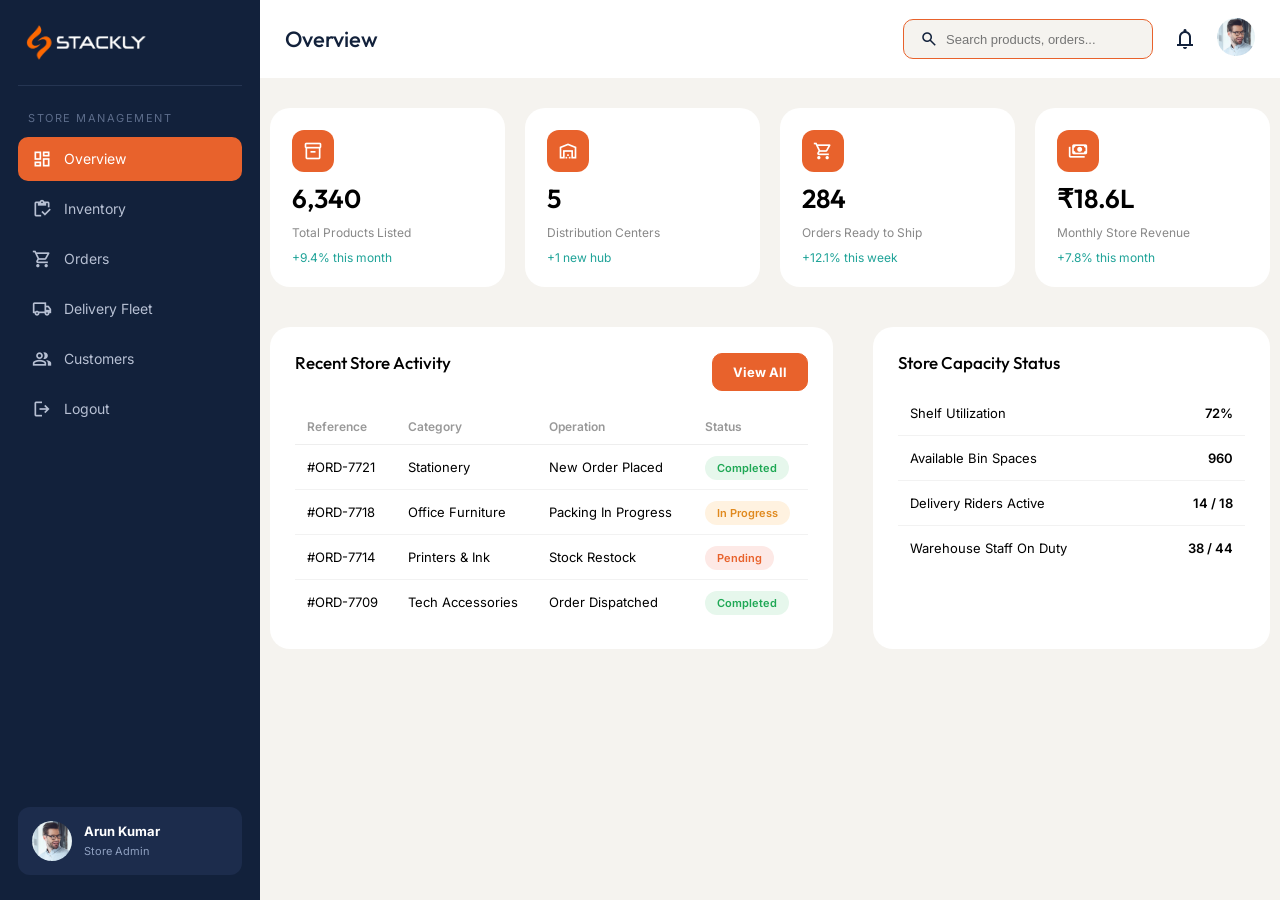
<file: admin.html>
<!DOCTYPE html>
<html lang="en">

<head>
    <meta charset="UTF-8">
    <meta name="viewport" content="width=device-width, initial-scale=1, viewport-fit=cover">
    <title>Stackly Supplies - Admin Dashboard</title>
    <link rel="stylesheet"
        href="https://fonts.googleapis.com/css2?family=Material+Symbols+Outlined:opsz,wght,FILL,GRAD@20..48,100..700,0,-50..200" />
    <link
        href="https://fonts.googleapis.com/css2?family=Outfit:wght@100..900&family=Inter:wght@400;500;600;700&display=swap"
        rel="stylesheet">
    <style>
        * {
            margin: 0;
            padding: 0;
            box-sizing: border-box;
        }

        :root {
            --pcolor: #e8622c;
            --accent: #1fa398;
            --dark: #12213b;
            --panel: #F5F3EF;
        }

        body {
            background: var(--panel);
            font-family: "Inter", sans-serif;
            display: flex;
            min-height: 100vh;
            padding-top: env(safe-area-inset-top, 0);
        }

        .material-symbols-outlined {
            font-variation-settings: 'FILL' 0, 'wght' 400, 'GRAD' 0, 'opsz' 24;
        }

        /* SIDEBAR */
        .sidebar {
            width: 260px;
            flex-shrink: 0;
            background: var(--dark);
            padding: 25px 18px;
            display: flex;
            flex-direction: column;
            height: 100vh;
            position: sticky;
            top: 0;
        }

        .sidebar-logo {
            display: flex;
            align-items: center;
            gap: 12px;
            padding: 0 8px 25px;
            border-bottom: 1px solid #253552;
            margin-bottom: 25px;
        }

        .sidebar-logo .brandmark {
            width: 40px;
            height: 40px;
            border-radius: 10px;
            background: linear-gradient(135deg, var(--pcolor), #ff9a5a);
            display: flex;
            align-items: center;
            justify-content: center;
            color: #fff;
            font-size: 18px;
            cursor: pointer;
        }

        .sidebar-logo h1 {
            color: #fff;
            font-family: "Outfit", sans-serif;
            font-size: 19px;
            font-weight: 700;
            cursor: pointer;
        }

        .sidebar-logo .adminclose {
            color: #fff;
            display: none;
            margin-left: auto;
            cursor: pointer;
        }

        .nav-group-label {
            font-size: 11px;
            letter-spacing: 1.5px;
            text-transform: uppercase;
            color: #5c6c8a;
            padding: 0 10px;
            margin-bottom: 12px;
        }

        .side-nav {
            display: flex;
            flex-direction: column;
            gap: 6px;
        }

        .side-nav button {
            display: flex;
            align-items: center;
            gap: 12px;
            width: 100%;
            padding: 12px 14px;
            border: none;
            background: transparent;
            color: #b7c0d3;
            font-family: "Inter", sans-serif;
            font-size: 14px;
            border-radius: 10px;
            cursor: pointer;
            text-align: left;
            transition: .3s ease;
        }

        .side-nav button .material-symbols-outlined {
            font-size: 20px;
        }

        .side-nav button:hover {
            background: #1c2c4c;
            color: #fff;
        }

        .side-nav button.active {
            background: var(--pcolor);
            color: #fff;
        }

        .sidebar-footer {
            margin-top: auto;
            display: flex;
            align-items: center;
            gap: 12px;
            padding: 14px;
            border-radius: 12px;
            background: #1c2c4c;
        }

        .sidebar-footer .avatar {
            width: 40px;
            height: 40px;
            border-radius: 50%;
            background: linear-gradient(135deg, var(--accent), #0d7a70);
            display: flex;
            align-items: center;
            justify-content: center;
            color: #fff;
            font-weight: 700;
            font-size: 14px;
        }

        .sidebar-footer h4 {
            color: #fff;
            font-size: 13px;
        }

        .sidebar-footer span {
            color: #8fa0c0;
            font-size: 11px;
        }

        /* MAIN */
        .main {
            flex: 1;
            display: flex;
            flex-direction: column;
            gap: 20px;
            min-width: 0;
        }

        .topbar {
            background: #fff;
            padding: 18px 25px;
            display: flex;
            justify-content: space-between;
            align-items: center;
        }

        .topbarimgcontainer {
            display: none;
            align-items: center;
            gap: 16px;
        }

        .topbarimgcontainer .topbarmenu {
            font-size: 20px;
            display: none;
            color: #fff;
            cursor: pointer;
        }

        .topbarimgcontainer h1 {
            display: none;
            color: #fff;
            font-family: "Outfit", sans-serif;
            font-size: 17px;
        }

        .topbar h2 {
            font-family: "Outfit", sans-serif;
            font-weight: 500;
            font-size: 22px;
            color: var(--dark);
        }

        .topbar-right {
            display: flex;
            align-items: center;
            gap: 20px;
        }

        .search-box {
            display: flex;
            align-items: center;
            gap: 8px;
            background: var(--panel);
            border: 1px solid var(--pcolor);
            border-radius: 10px;
            padding: 10px 16px;
        }

        .search-box input {
            border: none;
            background: transparent;
            outline: none;
            font-size: 13px;
            width: 190px;
        }

        .search-box>.material-symbols-outlined {
            color: var(--dark);
            font-size: 18px;
        }

        .topbar-right>.material-symbols-outlined {
            color: var(--dark);
            cursor: pointer;
        }

        .topbar-avatar .avatar {
            width: 38px;
            height: 38px;
            border-radius: 50%;
            background: linear-gradient(135deg, var(--accent), #0d7a70);
            display: flex;
            align-items: center;
            justify-content: center;
            color: #fff;
            font-weight: 700;
            font-size: 13px;
        }

        .view {
            display: none;
            flex-direction: column;
            gap: 20px;
        }

        .view.active {
            display: flex;
        }

        .d-btn {
            padding: 10px 20px;
            background: var(--pcolor);
            border: 1px solid var(--pcolor);
            border-radius: 10px;
            color: #fff;
            cursor: pointer;
            transition: .4s ease;
            font-size: 13px;
            font-weight: 700;
            font-family: "Inter", sans-serif;
            white-space: nowrap;
        }

        .d-btn:hover {
            background: #cf4f1e;
        }

        .panel {
            background: #fff;
            border-radius: 20px;
            padding: 25px;
            overflow-x: auto;
            margin: 10px;
        }

        .panel h3 {
            font-family: "Outfit", sans-serif;
            font-weight: 500;
            font-size: 17px;
            margin-bottom: 18px;
        }

        .panel-head {
            display: flex;
            justify-content: space-between;
            align-items: center;
            margin-bottom: 18px;
        }

        .stat-row {
            display: grid;
            grid-template-columns: repeat(4, 1fr);
            gap: 20px;
            padding: 10px;
        }

        .stat-card {
            background: #fff;
            border-radius: 20px;
            padding: 22px;
            display: flex;
            flex-direction: column;
            gap: 10px;
        }

        .stat-card .top {
            display: flex;
            justify-content: space-between;
            align-items: center;
        }

        .stat-card .material-symbols-outlined {
            background: var(--pcolor);
            color: #fff;
            width: 42px;
            height: 42px;
            border-radius: 12px;
            display: flex;
            align-items: center;
            justify-content: center;
            font-size: 20px;
        }

        .stat-card h2 {
            font-family: "Outfit", sans-serif;
            font-weight: 600;
            font-size: 26px;
        }

        .stat-card p {
            font-size: 12px;
            color: #888;
        }

        .stat-card .delta {
            font-size: 12px;
            color: var(--accent);
        }

        .stat-card .delta.down {
            color: var(--pcolor);
        }

        table {
            width: 100%;
            border-collapse: collapse;
        }

        thead th {
            text-align: left;
            font-size: 12px;
            color: #999;
            padding: 10px 12px;
            border-bottom: 1px solid #eee;
            font-weight: 600;
        }

        tbody td {
            padding: 14px 12px;
            font-size: 13px;
            border-bottom: 1px solid #f2f2f2;
            white-space: nowrap;
        }

        tbody tr:last-child td {
            border-bottom: none;
        }

        .cell-item {
            display: flex;
            align-items: center;
            gap: 10px;
            font-weight: 600;
        }

        .cell-item .thumb {
            width: 34px;
            height: 34px;
            border-radius: 8px;
            background: linear-gradient(135deg, var(--pcolor), #ff9a5a);
            display: flex;
            align-items: center;
            justify-content: center;
            color: #fff;
            font-size: 15px;
        }

        .badge {
            padding: 5px 12px;
            border-radius: 20px;
            font-size: 11px;
            font-weight: 600;
        }

        .badge.delivered {
            background: #e6f7ec;
            color: #1fa855;
        }

        .badge.transit {
            background: #fff2e0;
            color: #e08a1f;
        }

        .badge.pending {
            background: #fde9e6;
            color: var(--pcolor);
        }

        .badge.active {
            background: #e6f7ec;
            color: #1fa855;
        }

        .badge.maintenance {
            background: #fde9e6;
            color: var(--pcolor);
        }

        .split-2 {
            display: grid;
            grid-template-columns: 1.4fr 1fr;
            gap: 20px;
        }

        .fleet-grid {
            display: grid;
            grid-template-columns: repeat(3, 1fr);
            gap: 20px;
        }

        .fleet-card {
            border-radius: 16px;
            overflow: hidden;
            border: 1px solid #eee;
        }

        .fleet-thumb {
            height: 120px;
            display: flex;
            align-items: center;
            justify-content: center;
            font-size: 36px;
            color: #fff;
        }

        .fleet-card-body {
            padding: 16px;
        }

        .fleet-card-body h4 {
            font-family: "Outfit", sans-serif;
            font-weight: 500;
            font-size: 14px;
            margin-bottom: 6px;
        }

        .fleet-card-body p {
            font-size: 12px;
            color: #888;
            margin-bottom: 10px;
        }

        .wh-grid {
            display: grid;
            grid-template-columns: repeat(3, 1fr);
            gap: 20px;
        }

        .wh-card {
            position: relative;
            border-radius: 16px;
            overflow: hidden;
            height: 150px;
            display: flex;
            align-items: flex-end;
            padding: 16px;
            color: #fff;
        }

        .wh-card h4 {
            font-family: "Outfit", sans-serif;
            font-size: 15px;
        }

        .wh-card span {
            font-size: 11px;
            color: #eee;
            display: block;
            margin-top: 2px;
        }

        .cust-grid {
            display: grid;
            grid-template-columns: repeat(3, 1fr);
            gap: 20px;
        }

        .cust-card {
            background: #fff;
            border-radius: 16px;
            padding: 20px;
            text-align: center;
            border: 1px solid #eee;
        }

        .cust-card .avatar {
            width: 60px;
            height: 60px;
            border-radius: 50%;
            background: linear-gradient(135deg, var(--accent), #0d7a70);
            display: flex;
            align-items: center;
            justify-content: center;
            color: #fff;
            font-weight: 700;
            font-size: 18px;
            margin: 0 auto 12px;
        }

        .cust-card h4 {
            font-family: "Outfit", sans-serif;
            font-weight: 500;
            font-size: 14px;
        }

        .cust-card span {
            font-size: 12px;
            color: #888;
        }

        .cust-card .cust-stat {
            margin-top: 12px;
            font-size: 12px;
            color: var(--pcolor);
            font-weight: 600;
        }

        @media (max-width:1100px) {

            .stat-row,
            .fleet-grid,
            .wh-grid,
            .cust-grid {
                grid-template-columns: repeat(2, 1fr);
            }

            .split-2 {
                grid-template-columns: 1fr;
            }
        }

        @media (max-width:900px) {
            .sidebar {
                position: fixed;
                inset: 0;
                transform: translateX(-120%);
                transition: .25s ease;
                z-index: 9999;
                width: 300px;
            }

            .sidebar.vis {
                transform: translateX(0);
            }

            .topbar {
                background: var(--dark);
            }

            .topbar-right>.material-symbols-outlined {
                color: #fff;
            }

            .topbar>h2 {
                display: none;
            }

            .search-box {
                display: none;
            }

            .topbar {
                padding: 12px 14px;
            }

            .topbarimgcontainer {
                display: flex;
            }

            .topbarimgcontainer .topbarmenu,
            .topbarimgcontainer h1 {
                display: block;
            }

            .sidebar-logo {
                justify-content: space-between;
            }

            .sidebar-logo .adminclose {
                display: block;
            }
        }

        @media (max-width:560px) {

            .stat-row,
            .fleet-grid,
            .wh-grid,
            .cust-grid {
                grid-template-columns: 1fr;
            }

            .topbar {
                flex-wrap: wrap;
                gap: 12px;
            }
        }

        .logimg {
            width: 120px;
        }
    </style>
</head>

<body>

    <aside class="sidebar">
        <div class="sidebar-logo">
            <img src="./src/logo.webp" alt="DeskHive logo" class="logimg">
            <span class="material-symbols-outlined adminclose">close</span>
        </div>

        <span class="nav-group-label">Store Management</span>
        <nav class="side-nav">
            <button class="active" onclick="showView('overview', this)"><span
                    class="material-symbols-outlined">dashboard</span> Overview</button>
            <button onclick="showView('inventory', this)"><span class="material-symbols-outlined">inventory</span>
                Inventory</button>
            <button onclick="showView('orders', this)"><span class="material-symbols-outlined">shopping_cart</span>
                Orders</button>
            <button onclick="showView('delivery', this)"><span class="material-symbols-outlined">local_shipping</span>
                Delivery Fleet</button>
            <button onclick="showView('customers', this)"><span class="material-symbols-outlined">group</span>
                Customers</button>
            <button class="logoutbtn"><span class="material-symbols-outlined">logout</span> Logout</button>
        </nav>

        <div class="sidebar-footer">
            <img src="./src/img14.webp" alt="Arun Kumar"
                style="width:40px;height:40px;border-radius:50%;object-fit:cover;">
            <div>
                <h4 id="username">Arun Kumar</h4>
                <span>Store Admin</span>
            </div>
        </div>
    </aside>

    <main class="main">

        <div class="topbar">
            <div class="topbarimgcontainer">
                <span class="material-symbols-outlined topbarmenu">menu</span>
                <img src="./src/logo.webp" class="logimg" alt="">
            </div>
            <h2 id="topbarTitle">Overview</h2>
            <div class="topbar-right">
                <div class="search-box">
                    <span class="material-symbols-outlined">search</span>
                    <input type="text" placeholder="Search products, orders...">
                </div>
                <span class="material-symbols-outlined errorpage">notifications</span>
                <div class="topbar-avatar"><img src="./src/img14.webp" alt="Admin"
                        style="width:38px;height:38px;border-radius:50%;object-fit:cover;"></div>
            </div>
        </div>

        <!-- OVERVIEW -->
        <div class="view active" id="overview">
            <div class="stat-row">
                <div class="stat-card">
                    <div class="top"><span class="material-symbols-outlined">inventory_2</span></div>
                    <h2>6,340</h2>
                    <p>Total Products Listed</p><span class="delta">+9.4% this month</span>
                </div>
                <div class="stat-card">
                    <div class="top"><span class="material-symbols-outlined">warehouse</span></div>
                    <h2>5</h2>
                    <p>Distribution Centers</p><span class="delta">+1 new hub</span>
                </div>
                <div class="stat-card">
                    <div class="top"><span class="material-symbols-outlined">shopping_cart</span></div>
                    <h2>284</h2>
                    <p>Orders Ready to Ship</p><span class="delta">+12.1% this week</span>
                </div>
                <div class="stat-card">
                    <div class="top"><span class="material-symbols-outlined">payments</span></div>
                    <h2>₹18.6L</h2>
                    <p>Monthly Store Revenue</p><span class="delta">+7.8% this month</span>
                </div>
            </div>

            <div class="split-2">
                <div class="panel">
                    <div class="panel-head">
                        <h3>Recent Store Activity</h3><button class="d-btn errorpage">View All</button>
                    </div>
                    <table>
                        <thead>
                            <tr>
                                <th>Reference</th>
                                <th>Category</th>
                                <th>Operation</th>
                                <th>Status</th>
                            </tr>
                        </thead>
                        <tbody>
                            <tr>
                                <td>#ORD-7721</td>
                                <td>Stationery</td>
                                <td>New Order Placed</td>
                                <td><span class="badge delivered">Completed</span></td>
                            </tr>
                            <tr>
                                <td>#ORD-7718</td>
                                <td>Office Furniture</td>
                                <td>Packing In Progress</td>
                                <td><span class="badge transit">In Progress</span></td>
                            </tr>
                            <tr>
                                <td>#ORD-7714</td>
                                <td>Printers & Ink</td>
                                <td>Stock Restock</td>
                                <td><span class="badge pending">Pending</span></td>
                            </tr>
                            <tr>
                                <td>#ORD-7709</td>
                                <td>Tech Accessories</td>
                                <td>Order Dispatched</td>
                                <td><span class="badge delivered">Completed</span></td>
                            </tr>
                        </tbody>
                    </table>
                </div>
                <div class="panel">
                    <h3>Store Capacity Status</h3>
                    <table>
                        <tbody>
                            <tr>
                                <td>Shelf Utilization</td>
                                <td style="text-align:right;font-weight:600;">72%</td>
                            </tr>
                            <tr>
                                <td>Available Bin Spaces</td>
                                <td style="text-align:right;font-weight:600;">960</td>
                            </tr>
                            <tr>
                                <td>Delivery Riders Active</td>
                                <td style="text-align:right;font-weight:600;">14 / 18</td>
                            </tr>
                            <tr>
                                <td>Warehouse Staff On Duty</td>
                                <td style="text-align:right;font-weight:600;">38 / 44</td>
                            </tr>
                        </tbody>
                    </table>
                </div>
            </div>
        </div>

        <!-- INVENTORY -->
        <div class="view" id="inventory">
            <div class="stat-row">
                <div class="stat-card">
                    <div class="top"><span class="material-symbols-outlined">inventory_2</span></div>
                    <h2>6,340</h2>
                    <p>Products in Stock</p>
                </div>
                <div class="stat-card">
                    <div class="top"><span class="material-symbols-outlined">move_to_inbox</span></div>
                    <h2>412</h2>
                    <p>Incoming Stock</p>
                </div>
                <div class="stat-card">
                    <div class="top"><span class="material-symbols-outlined">outbox</span></div>
                    <h2>284</h2>
                    <p>Outgoing Orders</p>
                </div>
                <div class="stat-card">
                    <div class="top"><span class="material-symbols-outlined">warning</span></div>
                    <h2>27</h2>
                    <p>Low Stock Alerts</p>
                </div>
            </div>

            <div class="panel">
                <h3>Distribution Centers</h3>
                <div class="wh-grid">
                    <div class="wh-card"
                        style="background:linear-gradient(180deg,transparent,#0d1b33 90%),url('./src/loc1.webp') center/cover;">
                        <div>
                            <h4>Chennai Central Hub</h4><span>Capacity 88%</span>
                        </div>
                    </div>
                    <div class="wh-card"
                        style="background:linear-gradient(180deg,transparent,#0d1b33 90%),url('./src/loc2.webp') center/cover;">
                        <div>
                            <h4>Bengaluru Hub</h4><span>Capacity 71%</span>
                        </div>
                    </div>
                    <div class="wh-card"
                        style="background:linear-gradient(180deg,transparent,#0d1b33 90%),url('./src/loc3.webp') center/cover;">
                        <div>
                            <h4>Mumbai Hub</h4><span>Capacity 63%</span>
                        </div>
                    </div>
                </div>
            </div>

            <div class="panel">
                <div class="panel-head">
                    <h3>Inventory Operations</h3><button class="d-btn errorpage">Add Stock</button>
                </div>
                <table>
                    <thead>
                        <tr>
                            <th>Reference</th>
                            <th>Product</th>
                            <th>Category</th>
                            <th>Operation</th>
                            <th>Date</th>
                            <th>Status</th>
                        </tr>
                    </thead>
                    <tbody>
                        <tr>
                            <td>#INV-2201</td>
                            <td>Gel Pen Sets</td>
                            <td>Stationery</td>
                            <td>Stock Received</td>
                            <td>Sep 24</td>
                            <td><span class="badge delivered">Completed</span></td>
                        </tr>
                        <tr>
                            <td>#INV-2198</td>
                            <td>Mesh Office Chairs</td>
                            <td>Furniture</td>
                            <td>Order Picking</td>
                            <td>Sep 23</td>
                            <td><span class="badge transit">In Progress</span></td>
                        </tr>
                        <tr>
                            <td>#INV-2194</td>
                            <td>Laser Ink Cartridges</td>
                            <td>Printers & Ink</td>
                            <td>Quality Check</td>
                            <td>Sep 23</td>
                            <td><span class="badge pending">Pending</span></td>
                        </tr>
                        <tr>
                            <td>#INV-2189</td>
                            <td>Wireless Keyboards</td>
                            <td>Tech Accessories</td>
                            <td>Restocking</td>
                            <td>Sep 22</td>
                            <td><span class="badge transit">In Progress</span></td>
                        </tr>
                        <tr>
                            <td>#INV-2183</td>
                            <td>Hardbound Notebooks</td>
                            <td>Stationery</td>
                            <td>Dispatch Processing</td>
                            <td>Sep 21</td>
                            <td><span class="badge delivered">Completed</span></td>
                        </tr>
                    </tbody>
                </table>
            </div>
        </div>

        <!-- ORDERS -->
        <div class="view" id="orders">
            <div class="stat-row">
                <div class="stat-card">
                    <div class="top"><span class="material-symbols-outlined">shopping_cart</span></div>
                    <h2>1,842</h2>
                    <p>Total Orders This Month</p>
                </div>
                <div class="stat-card">
                    <div class="top"><span class="material-symbols-outlined">local_shipping</span></div>
                    <h2>284</h2>
                    <p>Ready to Ship</p>
                </div>
                <div class="stat-card">
                    <div class="top"><span class="material-symbols-outlined">task_alt</span></div>
                    <h2>1,490</h2>
                    <p>Delivered Successfully</p>
                </div>
                <div class="stat-card">
                    <div class="top"><span class="material-symbols-outlined">undo</span></div>
                    <h2>18</h2>
                    <p>Returns / Refunds</p>
                </div>
            </div>

            <div class="panel">
                <div class="panel-head">
                    <h3>Order Queue</h3><button class="d-btn errorpage">New Order</button>
                </div>
                <table>
                    <thead>
                        <tr>
                            <th>Order ID</th>
                            <th>Customer</th>
                            <th>Items</th>
                            <th>Amount</th>
                            <th>Status</th>
                        </tr>
                    </thead>
                    <tbody>
                        <tr>
                            <td class="cell-item"><span class="thumb"><span class="material-symbols-outlined"
                                        style="font-size:16px;">pen_size_2</span></span>#ORD-7721</td>
                            <td>Vantra Retail</td>
                            <td>Gel Pens x40</td>
                            <td>₹19,960</td>
                            <td><span class="badge delivered">Delivered</span></td>
                        </tr>
                        <tr>
                            <td class="cell-item"><span class="thumb"><span class="material-symbols-outlined"
                                        style="font-size:16px;">chair</span></span>#ORD-7718</td>
                            <td>Ferro Parts</td>
                            <td>Office Chairs x6</td>
                            <td>₹37,794</td>
                            <td><span class="badge transit">Packing</span></td>
                        </tr>
                        <tr>
                            <td class="cell-item"><span class="thumb"><span class="material-symbols-outlined"
                                        style="font-size:16px;">print</span></span>#ORD-7714</td>
                            <td>Coastline Exports</td>
                            <td>Ink Cartridges x15</td>
                            <td>₹28,485</td>
                            <td><span class="badge pending">Pending</span></td>
                        </tr>
                        <tr>
                            <td class="cell-item"><span class="thumb"><span class="material-symbols-outlined"
                                        style="font-size:16px;">keyboard</span></span>#ORD-7709</td>
                            <td>Nova Electronics</td>
                            <td>Keyboards x25</td>
                            <td>₹31,225</td>
                            <td><span class="badge delivered">Delivered</span></td>
                        </tr>
                    </tbody>
                </table>
            </div>
        </div>

        <!-- DELIVERY FLEET -->
        <div class="view" id="delivery">
            <div class="stat-row">
                <div class="stat-card">
                    <div class="top"><span class="material-symbols-outlined">local_shipping</span></div>
                    <h2>28</h2>
                    <p>Delivery Trucks</p>
                </div>
                <div class="stat-card">
                    <div class="top"><span class="material-symbols-outlined">directions_car</span></div>
                    <h2>16</h2>
                    <p>Delivery Vans</p>
                </div>
                <div class="stat-card">
                    <div class="top"><span class="material-symbols-outlined">two_wheeler</span></div>
                    <h2>12</h2>
                    <p>Courier Bikes</p>
                </div>
                <div class="stat-card">
                    <div class="top"><span class="material-symbols-outlined">build</span></div>
                    <h2>3</h2>
                    <p>Under Maintenance</p>
                </div>
            </div>

            <div class="panel">
                <h3>Fleet Overview</h3>
                <div class="fleet-grid">
                    <div class="fleet-card"><img class="fleet-thumb" src="./src/of14.webp"
                            alt="Delivery truck" style="width:100%;height:120px;object-fit:cover;">
                        <div class="fleet-card-body">
                            <h4>Truck Unit DH-14</h4>
                            <p>Route: Chennai → Coimbatore</p><span class="badge active">Active</span>
                        </div>
                    </div>
                    <div class="fleet-card"><img class="fleet-thumb" src="./src/of2.webp"
                            alt="Delivery van" style="width:100%;height:120px;object-fit:cover;">
                        <div class="fleet-card-body">
                            <h4>Van Unit VN-08</h4>
                            <p>Route: Local City Deliveries</p><span class="badge active">Active</span>
                        </div>
                    </div>
                    <div class="fleet-card"><img class="fleet-thumb" src="./src/of3.webp"
                            alt="Courier bike" style="width:100%;height:120px;object-fit:cover;">
                        <div class="fleet-card-body">
                            <h4>Courier CB-02</h4>
                            <p>Route: Express Same-Day</p><span class="badge maintenance">Maintenance</span>
                        </div>
                    </div>
                    <div class="fleet-card"><img class="fleet-thumb" src="./src/of4.webp"
                            alt="Delivery truck" style="width:100%;height:120px;object-fit:cover;">
                        <div class="fleet-card-body">
                            <h4>Truck Unit DH-09</h4>
                            <p>Route: Bengaluru → Chennai</p><span class="badge active">Active</span>
                        </div>
                    </div>
                    <div class="fleet-card"><img class="fleet-thumb" src="./src/of5.webp"
                            alt="Delivery van" style="width:100%;height:120px;object-fit:cover;">
                        <div class="fleet-card-body">
                            <h4>Van Unit VN-05</h4>
                            <p>Route: Business District</p><span class="badge active">Active</span>
                        </div>
                    </div>
                    <div class="fleet-card"><img class="fleet-thumb" src="./src/of6.webp"
                            alt="Courier bike" style="width:100%;height:120px;object-fit:cover;">
                        <div class="fleet-card-body">
                            <h4>Courier CB-06</h4>
                            <p>Route: Standing By - Depot</p><span class="badge active">Active</span>
                        </div>
                    </div>
                </div>
            </div>
        </div>

        <!-- CUSTOMERS -->
        <div class="view" id="customers">
            <div class="stat-row">
                <div class="stat-card">
                    <div class="top"><span class="material-symbols-outlined">group</span></div>
                    <h2>1,046</h2>
                    <p>Total Customers</p>
                </div>
                <div class="stat-card">
                    <div class="top"><span class="material-symbols-outlined">person_add</span></div>
                    <h2>58</h2>
                    <p>New This Month</p>
                </div>
                <div class="stat-card">
                    <div class="top"><span class="material-symbols-outlined">workspace_premium</span></div>
                    <h2>142</h2>
                    <p>Business Accounts</p>
                </div>
                <div class="stat-card">
                    <div class="top"><span class="material-symbols-outlined">support_agent</span></div>
                    <h2>11</h2>
                    <p>Open Support Tickets</p>
                </div>
            </div>

            <div class="panel">
                <div class="panel-head">
                    <h3>Customer Directory</h3><button class="d-btn errorpage">Add Customer</button>
                </div>
                <table>
                    <thead>
                        <tr>
                            <th>Customer</th>
                            <th>Contact</th>
                            <th>Account Type</th>
                            <th>Orders</th>
                        </tr>
                    </thead>
                    <tbody>
                        <tr>
                            <td class="cell-item"><img src="./src/img13.webp" alt="Vantra Retail"
                                    style="width:34px;height:34px;border-radius:8px;object-fit:cover;">Vantra Retail
                            </td>
                            <td>ramesh@vantra.com</td>
                            <td>Enterprise</td>
                            <td>212</td>
                        </tr>
                        <tr>
                            <td class="cell-item"><img src="./src/img15.webp" alt="Ferro Parts"
                                    style="width:34px;height:34px;border-radius:8px;object-fit:cover;">Ferro Parts</td>
                            <td>anjali@ferroparts.com</td>
                            <td>Business</td>
                            <td>168</td>
                        </tr>
                        <tr>
                            <td class="cell-item"><img src="./src/img16.webp" alt="Coastline Exports"
                                    style="width:34px;height:34px;border-radius:8px;object-fit:cover;">Coastline Exports
                            </td>
                            <td>david@coastline.com</td>
                            <td>Business</td>
                            <td>134</td>
                        </tr>
                        <tr>
                            <td class="cell-item"><img src="./src/img17.webp" alt="Nova Electronics"
                                    style="width:34px;height:34px;border-radius:8px;object-fit:cover;">Nova Electronics
                            </td>
                            <td>priya@novaelec.com</td>
                            <td>Enterprise</td>
                            <td>96</td>
                        </tr>
                    </tbody>
                </table>
            </div>
        </div>

    </main>

    <script>
        const topbarmenu = document.querySelector(".topbarmenu");
        const adminclose = document.querySelector(".adminclose");
        const sidebar = document.querySelector(".sidebar");

        topbarmenu.addEventListener("click", () => sidebar.classList.toggle('vis'));
        adminclose.addEventListener("click", () => sidebar.classList.remove('vis'));

        const logoutbtn = document.querySelector(".logoutbtn");
        logoutbtn.addEventListener("click", () => { window.location.href = "index.html"; });

        const username = document.querySelector("#username");
        try {
            const email = localStorage.getItem("useremail");
            if (email) username.textContent = email.split("@")[0];
        } catch (e) { }

        document.querySelectorAll(".errorpage").forEach((el) => {
            el.addEventListener("click", () => { window.location.href = "404.html"; });
        });

        document.querySelectorAll(".logimg").forEach((el) => {
            el.addEventListener("click", () => { window.location.href = "admin.html"; });
        });

        const titles = { overview: "Overview", inventory: "Inventory", orders: "Orders", delivery: "Delivery Fleet", customers: "Customers" };

        function showView(id, btn) {
            document.querySelectorAll('.view').forEach(v => v.classList.remove('active'));
            document.getElementById(id).classList.add('active');
            document.querySelectorAll('.side-nav button').forEach(b => b.classList.remove('active'));
            btn.classList.add('active');
            document.getElementById('topbarTitle').innerText = titles[id];
            sidebar.classList.remove('vis');
        }
    </script>

</body>

</html>
</file>
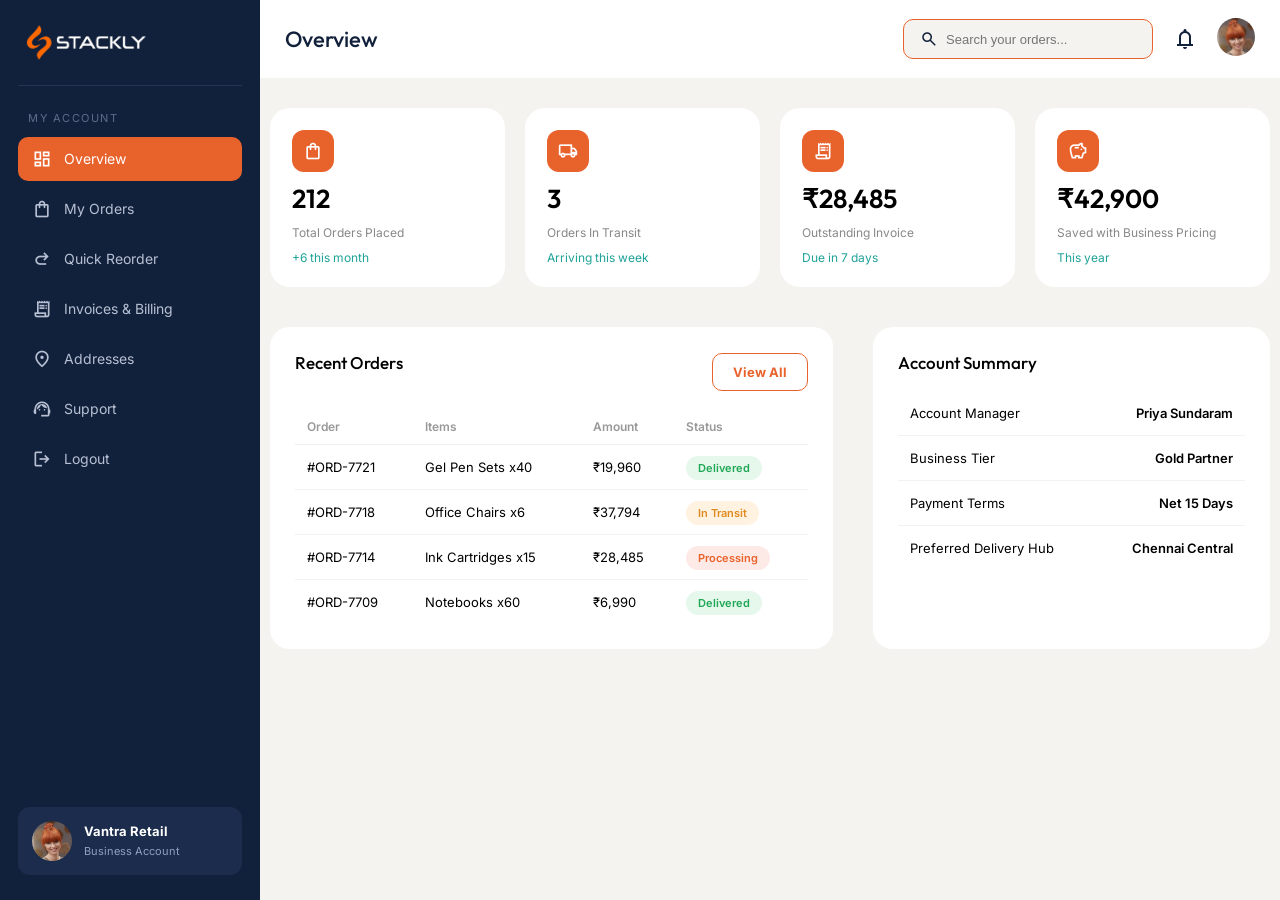
<file: client.html>
<!DOCTYPE html>
<html lang="en">

<head>
    <meta charset="UTF-8">
    <meta name="viewport" content="width=device-width, initial-scale=1, viewport-fit=cover">
   <title>Stackly Supplies - Client Dashboard</title>
    <link rel="stylesheet"
        href="https://fonts.googleapis.com/css2?family=Material+Symbols+Outlined:opsz,wght,FILL,GRAD@20..48,100..700,0,-50..200" />
    <link
        href="https://fonts.googleapis.com/css2?family=Outfit:wght@100..900&family=Inter:wght@400;500;600;700&display=swap"
        rel="stylesheet">
    <style>
        * {
            margin: 0;
            padding: 0;
            box-sizing: border-box;
        }

        :root {
            --pcolor: #e8622c;
            --accent: #1fa398;
            --dark: #12213b;
            --panel: #F5F3EF;
        }

        body {
            background: var(--panel);
            font-family: "Inter", sans-serif;
            display: flex;
            min-height: 100vh;
            padding-top: env(safe-area-inset-top, 0);
        }

        .material-symbols-outlined {
            font-variation-settings: 'FILL' 0, 'wght' 400, 'GRAD' 0, 'opsz' 24;
        }

        .sidebar {
            width: 260px;
            flex-shrink: 0;
            background: var(--dark);
            padding: 25px 18px;
            display: flex;
            flex-direction: column;
            height: 100vh;
            position: sticky;
            top: 0;
        }

        .sidebar-logo {
            display: flex;
            align-items: center;
            gap: 12px;
            padding: 0 8px 25px;
            border-bottom: 1px solid #253552;
            margin-bottom: 25px;
        }

        .brandmark {
            width: 40px;
            height: 40px;
            border-radius: 10px;
            background: linear-gradient(135deg, var(--pcolor), #ff9a5a);
            display: flex;
            align-items: center;
            justify-content: center;
            color: #fff;
            font-size: 18px;
            cursor: pointer;
            flex-shrink: 0;
        }

        .sidebar-logo h1 {
            color: #fff;
            font-family: "Outfit", sans-serif;
            font-size: 19px;
            font-weight: 700;
            cursor: pointer;
        }

        .sidebar-logo .adminclose {
            color: #fff;
            display: none;
            margin-left: auto;
            cursor: pointer;
        }

        .nav-group-label {
            font-size: 11px;
            letter-spacing: 1.5px;
            text-transform: uppercase;
            color: #5c6c8a;
            padding: 0 10px;
            margin-bottom: 12px;
        }

        .side-nav {
            display: flex;
            flex-direction: column;
            gap: 6px;
        }

        .side-nav button {
            display: flex;
            align-items: center;
            gap: 12px;
            width: 100%;
            padding: 12px 14px;
            border: none;
            background: transparent;
            color: #b7c0d3;
            font-family: "Inter", sans-serif;
            font-size: 14px;
            border-radius: 10px;
            cursor: pointer;
            text-align: left;
            transition: .3s ease;
        }

        .side-nav button .material-symbols-outlined {
            font-size: 20px;
        }

        .side-nav button:hover {
            background: #1c2c4c;
            color: #fff;
        }

        .side-nav button.active {
            background: var(--pcolor);
            color: #fff;
        }

        .sidebar-footer {
            margin-top: auto;
            display: flex;
            align-items: center;
            gap: 12px;
            padding: 14px;
            border-radius: 12px;
            background: #1c2c4c;
        }

        .sidebar-footer h4 {
            color: #fff;
            font-size: 13px;
        }

        .sidebar-footer span {
            color: #8fa0c0;
            font-size: 11px;
        }

        .main {
            flex: 1;
            display: flex;
            flex-direction: column;
            gap: 20px;
            min-width: 0;
        }

        .topbar {
            background: #fff;
            padding: 18px 25px;
            display: flex;
            justify-content: space-between;
            align-items: center;
        }

        .topbarimgcontainer {
            display: none;
            align-items: center;
            gap: 12px;
        }

        .topbarimgcontainer .topbarmenu {
            font-size: 20px;
            display: none;
            color: #fff;
            cursor: pointer;
        }

        .topbarimgcontainer h1 {
            display: none;
            color: #fff;
            font-family: "Outfit", sans-serif;
            font-size: 17px;
        }

        .topbarimgcontainer .brandmark {
            display: none;
        }

        .topbar h2 {
            font-family: "Outfit", sans-serif;
            font-weight: 500;
            font-size: 22px;
            color: var(--dark);
        }

        .topbar-right {
            display: flex;
            align-items: center;
            gap: 20px;
        }

        .search-box {
            display: flex;
            align-items: center;
            gap: 8px;
            background: var(--panel);
            border: 1px solid var(--pcolor);
            border-radius: 10px;
            padding: 10px 16px;
        }

        .search-box input {
            border: none;
            background: transparent;
            outline: none;
            font-size: 13px;
            width: 190px;
        }

        .search-box>.material-symbols-outlined {
            color: var(--dark);
            font-size: 18px;
        }

        .topbar-right>.material-symbols-outlined {
            color: var(--dark);
            cursor: pointer;
        }

        .view {
            display: none;
            flex-direction: column;
            gap: 20px;
        }

        .view.active {
            display: flex;
        }

        .d-btn {
            padding: 10px 20px;
            background: var(--pcolor);
            border: 1px solid var(--pcolor);
            border-radius: 10px;
            color: #fff;
            cursor: pointer;
            transition: .4s ease;
            font-size: 13px;
            font-weight: 700;
            font-family: "Inter", sans-serif;
            white-space: nowrap;
        }

        .d-btn:hover {
            background: #cf4f1e;
        }

        .d-btn.ghost {
            background: #fff;
            color: var(--pcolor);
            border: 1px solid var(--pcolor);
        }

        .d-btn.ghost:hover {
            background: #fff0e8;
        }

        .panel {
            background: #fff;
            border-radius: 20px;
            padding: 25px;
            overflow-x: auto;
            margin: 10px;
        }

        .panel h3 {
            font-family: "Outfit", sans-serif;
            font-weight: 500;
            font-size: 17px;
            margin-bottom: 18px;
        }

        .panel-head {
            display: flex;
            justify-content: space-between;
            align-items: center;
            margin-bottom: 18px;
        }

        .stat-row {
            display: grid;
            grid-template-columns: repeat(4, 1fr);
            gap: 20px;
            padding: 10px;
        }

        .stat-card {
            background: #fff;
            border-radius: 20px;
            padding: 22px;
            display: flex;
            flex-direction: column;
            gap: 10px;
        }

        .stat-card .top {
            display: flex;
            justify-content: space-between;
            align-items: center;
        }

        .stat-card .material-symbols-outlined {
            background: var(--pcolor);
            color: #fff;
            width: 42px;
            height: 42px;
            border-radius: 12px;
            display: flex;
            align-items: center;
            justify-content: center;
            font-size: 20px;
        }

        .stat-card h2 {
            font-family: "Outfit", sans-serif;
            font-weight: 600;
            font-size: 26px;
        }

        .stat-card p {
            font-size: 12px;
            color: #888;
        }

        .stat-card .delta {
            font-size: 12px;
            color: var(--accent);
        }

        table {
            width: 100%;
            border-collapse: collapse;
        }

        thead th {
            text-align: left;
            font-size: 12px;
            color: #999;
            padding: 10px 12px;
            border-bottom: 1px solid #eee;
            font-weight: 600;
        }

        tbody td {
            padding: 14px 12px;
            font-size: 13px;
            border-bottom: 1px solid #f2f2f2;
            white-space: nowrap;
        }

        tbody tr:last-child td {
            border-bottom: none;
        }

        .cell-item {
            display: flex;
            align-items: center;
            gap: 10px;
            font-weight: 600;
        }

        .cell-item .thumb {
            width: 34px;
            height: 34px;
            border-radius: 8px;
            background: linear-gradient(135deg, var(--pcolor), #ff9a5a);
            display: flex;
            align-items: center;
            justify-content: center;
            color: #fff;
            font-size: 15px;
        }

        .badge {
            padding: 5px 12px;
            border-radius: 20px;
            font-size: 11px;
            font-weight: 600;
        }

        .badge.delivered {
            background: #e6f7ec;
            color: #1fa855;
        }

        .badge.transit {
            background: #fff2e0;
            color: #e08a1f;
        }

        .badge.pending {
            background: #fde9e6;
            color: var(--pcolor);
        }

        .badge.paid {
            background: #e6f7ec;
            color: #1fa855;
        }

        .badge.due {
            background: #fde9e6;
            color: var(--pcolor);
        }

        .split-2 {
            display: grid;
            grid-template-columns: 1.4fr 1fr;
            gap: 20px;
        }

        /* reorder / product grid */
        .prod-grid {
            display: grid;
            grid-template-columns: repeat(4, 1fr);
            gap: 20px;
        }

        .prod-card {
            border-radius: 16px;
            overflow: hidden;
            border: 1px solid #eee;
            background: #fff;
        }

        .prod-thumb {
            height: 110px;
            width: 100%;
            object-fit: cover;
        }

        .prod-body {
            padding: 14px;
        }

        .prod-body h4 {
            font-family: "Outfit", sans-serif;
            font-weight: 500;
            font-size: 14px;
            margin-bottom: 4px;
        }

        .prod-body p {
            font-size: 12px;
            color: #888;
            margin-bottom: 10px;
        }

        .prod-body .row {
            display: flex;
            justify-content: space-between;
            align-items: center;
        }

        .prod-body .price {
            color: var(--pcolor);
            font-weight: 700;
            font-size: 14px;
        }

        .mini-btn {
            background: var(--dark);
            color: #fff;
            border: none;
            border-radius: 8px;
            padding: 7px 12px;
            font-size: 11px;
            font-weight: 700;
            cursor: pointer;
        }

        /* address cards */
        .addr-grid {
            display: grid;
            grid-template-columns: repeat(2, 1fr);
            gap: 20px;
        }

        .addr-card {
            border: 1px solid #eee;
            border-radius: 14px;
            padding: 20px;
            position: relative;
        }

        .addr-card .tag {
            display: inline-block;
            font-size: 11px;
            font-weight: 700;
            color: var(--accent);
            background: #e8f8f6;
            padding: 3px 10px;
            border-radius: 20px;
            margin-bottom: 10px;
        }

        .addr-card h4 {
            font-family: "Outfit", sans-serif;
            font-size: 15px;
            margin-bottom: 6px;
        }

        .addr-card p {
            font-size: 13px;
            color: #666;
            line-height: 1.6;
        }

        /* support tickets */
        .ticket-card {
            display: flex;
            justify-content: space-between;
            align-items: center;
            border: 1px solid #eee;
            border-radius: 12px;
            padding: 16px 18px;
        }

        .ticket-card + .ticket-card {
            margin-top: 12px;
        }

        .ticket-card h4 {
            font-family: "Outfit", sans-serif;
            font-size: 14px;
            margin-bottom: 4px;
        }

        .ticket-card p {
            font-size: 12px;
            color: #888;
        }

        @media (max-width:1100px) {

            .stat-row,
            .prod-grid,
            .addr-grid {
                grid-template-columns: repeat(2, 1fr);
            }

            .split-2 {
                grid-template-columns: 1fr;
            }
        }

        @media (max-width:900px) {
            .sidebar {
                position: fixed;
                inset: 0;
                transform: translateX(-120%);
                transition: .25s ease;
                z-index: 9999;
                width: 300px;
            }

            .sidebar.vis {
                transform: translateX(0);
            }

            .topbar {
                background: var(--dark);
            }

            .topbar-right>.material-symbols-outlined {
                color: #fff;
            }

            .topbar>h2 {
                display: none;
            }

            .search-box {
                display: none;
            }

            .topbar {
                padding: 12px 14px;
            }

            .topbarimgcontainer {
                display: flex;
            }

            .topbarimgcontainer .topbarmenu,
            .topbarimgcontainer h1,
            .topbarimgcontainer .brandmark {
                display: flex;
            }

            .sidebar-logo {
                justify-content: space-between;
            }

            .sidebar-logo .adminclose {
                display: block;
            }
        }

        @media (max-width:560px) {

            .stat-row,
            .prod-grid,
            .addr-grid {
                grid-template-columns: 1fr;
            }

            .topbar {
                flex-wrap: wrap;
                gap: 12px;
            }

            .ticket-card {
                flex-direction: column;
                align-items: flex-start;
                gap: 10px;
            }
        }

         .logimg {
            width: 120px;
        }
    </style>
</head>

<body>

    <aside class="sidebar">
        <div class="sidebar-logo">
                        <img src="./src/logo.webp" alt="DeskHive logo" class="logimg">

            <span class="material-symbols-outlined adminclose">close</span>
        </div>

        <span class="nav-group-label">My Account</span>
        <nav class="side-nav">
            <button class="active" onclick="showView('overview', this)"><span
                    class="material-symbols-outlined">dashboard</span> Overview</button>
            <button onclick="showView('orders', this)"><span class="material-symbols-outlined">shopping_bag</span>
                My Orders</button>
            <button onclick="showView('reorder', this)"><span class="material-symbols-outlined">redo</span>
                Quick Reorder</button>
            <button onclick="showView('billing', this)"><span class="material-symbols-outlined">receipt_long</span>
                Invoices & Billing</button>
            <button onclick="showView('addresses', this)"><span class="material-symbols-outlined">location_on</span>
                Addresses</button>
            <button onclick="showView('support', this)"><span class="material-symbols-outlined">support_agent</span>
                Support</button>
            <button class="logoutbtn"><span class="material-symbols-outlined">logout</span> Logout</button>
        </nav>

        <div class="sidebar-footer">
            <img src="./src/img18.webp"  alt="Vantra Retail"
                style="width:40px;height:40px;border-radius:50%;object-fit:cover;">
            <div>
                <h4 id="username">Vantra Retail</h4>
                <span>Business Account</span>
            </div>
        </div>
    </aside>

    <main class="main">

        <div class="topbar">
            <div class="topbarimgcontainer">
                <span class="material-symbols-outlined topbarmenu">menu</span>
                <img src="./src/logo.webp" class="logimg" alt="">
            </div>
            <h2 id="topbarTitle">Overview</h2>
            <div class="topbar-right">
                <div class="search-box">
                    <span class="material-symbols-outlined">search</span>
                    <input type="text" placeholder="Search your orders...">
                </div>
                <span class="material-symbols-outlined errorpage">notifications</span>
                <div class="topbar-avatar"><img src="./src/img18.webp" alt="Account"
                        style="width:38px;height:38px;border-radius:50%;object-fit:cover;"></div>
            </div>
        </div>

        <!-- OVERVIEW -->
        <div class="view active" id="overview">
            <div class="stat-row">
                <div class="stat-card">
                    <div class="top"><span class="material-symbols-outlined">shopping_bag</span></div>
                    <h2>212</h2>
                    <p>Total Orders Placed</p><span class="delta">+6 this month</span>
                </div>
                <div class="stat-card">
                    <div class="top"><span class="material-symbols-outlined">local_shipping</span></div>
                    <h2>3</h2>
                    <p>Orders In Transit</p><span class="delta">Arriving this week</span>
                </div>
                <div class="stat-card">
                    <div class="top"><span class="material-symbols-outlined">receipt_long</span></div>
                    <h2>₹28,485</h2>
                    <p>Outstanding Invoice</p><span class="delta">Due in 7 days</span>
                </div>
                <div class="stat-card">
                    <div class="top"><span class="material-symbols-outlined">savings</span></div>
                    <h2>₹42,900</h2>
                    <p>Saved with Business Pricing</p><span class="delta">This year</span>
                </div>
            </div>

            <div class="split-2">
                <div class="panel">
                    <div class="panel-head">
                        <h3>Recent Orders</h3><button class="d-btn ghost errorpage">View All</button>
                    </div>
                    <table>
                        <thead>
                            <tr>
                                <th>Order</th>
                                <th>Items</th>
                                <th>Amount</th>
                                <th>Status</th>
                            </tr>
                        </thead>
                        <tbody>
                            <tr>
                                <td>#ORD-7721</td>
                                <td>Gel Pen Sets x40</td>
                                <td>₹19,960</td>
                                <td><span class="badge delivered">Delivered</span></td>
                            </tr>
                            <tr>
                                <td>#ORD-7718</td>
                                <td>Office Chairs x6</td>
                                <td>₹37,794</td>
                                <td><span class="badge transit">In Transit</span></td>
                            </tr>
                            <tr>
                                <td>#ORD-7714</td>
                                <td>Ink Cartridges x15</td>
                                <td>₹28,485</td>
                                <td><span class="badge pending">Processing</span></td>
                            </tr>
                            <tr>
                                <td>#ORD-7709</td>
                                <td>Notebooks x60</td>
                                <td>₹6,990</td>
                                <td><span class="badge delivered">Delivered</span></td>
                            </tr>
                        </tbody>
                    </table>
                </div>
                <div class="panel">
                    <h3>Account Summary</h3>
                    <table>
                        <tbody>
                            <tr>
                                <td>Account Manager</td>
                                <td style="text-align:right;font-weight:600;">Priya Sundaram</td>
                            </tr>
                            <tr>
                                <td>Business Tier</td>
                                <td style="text-align:right;font-weight:600;">Gold Partner</td>
                            </tr>
                            <tr>
                                <td>Payment Terms</td>
                                <td style="text-align:right;font-weight:600;">Net 15 Days</td>
                            </tr>
                            <tr>
                                <td>Preferred Delivery Hub</td>
                                <td style="text-align:right;font-weight:600;">Chennai Central</td>
                            </tr>
                        </tbody>
                    </table>
                </div>
            </div>
        </div>

        <!-- MY ORDERS -->
        <div class="view" id="orders">
            <div class="stat-row">
                <div class="stat-card">
                    <div class="top"><span class="material-symbols-outlined">shopping_bag</span></div>
                    <h2>212</h2>
                    <p>Lifetime Orders</p>
                </div>
                <div class="stat-card">
                    <div class="top"><span class="material-symbols-outlined">local_shipping</span></div>
                    <h2>3</h2>
                    <p>In Transit</p>
                </div>
                <div class="stat-card">
                    <div class="top"><span class="material-symbols-outlined">task_alt</span></div>
                    <h2>206</h2>
                    <p>Delivered</p>
                </div>
                <div class="stat-card">
                    <div class="top"><span class="material-symbols-outlined">undo</span></div>
                    <h2>3</h2>
                    <p>Returns / Refunds</p>
                </div>
            </div>

            <div class="panel">
                <div class="panel-head">
                    <h3>Order History</h3><button class="d-btn errorpage">Place New Order</button>
                </div>
                <table>
                    <thead>
                        <tr>
                            <th>Order ID</th>
                            <th>Items</th>
                            <th>Date</th>
                            <th>Amount</th>
                            <th>Status</th>
                            <th></th>
                        </tr>
                    </thead>
                    <tbody>
                        <tr>
                            <td class="cell-item"><span class="thumb"><span class="material-symbols-outlined" style="font-size:16px;">pen_size_2</span></span>#ORD-7721</td>
                            <td>Gel Pen Sets x40</td>
                            <td>Sep 24</td>
                            <td>₹19,960</td>
                            <td><span class="badge delivered">Delivered</span></td>
                            <td><button class="d-btn ghost errorpage">Track</button></td>
                        </tr>
                        <tr>
                            <td class="cell-item"><span class="thumb"><span class="material-symbols-outlined" style="font-size:16px;">chair</span></span>#ORD-7718</td>
                            <td>Office Chairs x6</td>
                            <td>Sep 23</td>
                            <td>₹37,794</td>
                            <td><span class="badge transit">In Transit</span></td>
                            <td><button class="d-btn ghost errorpage">Track</button></td>
                        </tr>
                        <tr>
                            <td class="cell-item"><span class="thumb"><span class="material-symbols-outlined" style="font-size:16px;">print</span></span>#ORD-7714</td>
                            <td>Ink Cartridges x15</td>
                            <td>Sep 21</td>
                            <td>₹28,485</td>
                            <td><span class="badge pending">Processing</span></td>
                            <td><button class="d-btn ghost errorpage">Track</button></td>
                        </tr>
                        <tr>
                            <td class="cell-item"><span class="thumb"><span class="material-symbols-outlined" style="font-size:16px;">book</span></span>#ORD-7709</td>
                            <td>Notebooks x60</td>
                            <td>Sep 18</td>
                            <td>₹6,990</td>
                            <td><span class="badge delivered">Delivered</span></td>
                            <td><button class="d-btn ghost errorpage">Reorder</button></td>
                        </tr>
                    </tbody>
                </table>
            </div>
        </div>

        <!-- QUICK REORDER -->
        <div class="view" id="reorder">
            <div class="panel">
                <div class="panel-head">
                    <h3>Frequently Ordered Items</h3><button class="d-btn errorpage">Reorder All</button>
                </div>
                <div class="prod-grid">
                    <div class="prod-card">
                        <img class="prod-thumb" src="./src/of14.webp" alt="Gel pens">
                        <div class="prod-body">
                            <h4>Executive Gel Pen Set (10)</h4>
                            <p>Last ordered Sep 24</p>
                            <div class="row"><span class="price">₹499</span><button class="mini-btn errorpage">Add</button></div>
                        </div>
                    </div>
                    <div class="prod-card">
                        <img class="prod-thumb" src="./src/of1.webp" alt="Notebooks">
                        <div class="prod-body">
                            <h4>A5 Hardbound Notebook (Pack 3)</h4>
                            <p>Last ordered Sep 18</p>
                            <div class="row"><span class="price">₹349</span><button class="mini-btn errorpage">Add</button></div>
                        </div>
                    </div>
                    <div class="prod-card">
                        <img class="prod-thumb" src="./src/of2.webp" alt="Ink cartridges">
                        <div class="prod-body">
                            <h4>LaserJet Ink Cartridge Combo</h4>
                            <p>Last ordered Sep 21</p>
                            <div class="row"><span class="price">₹1,899</span><button class="mini-btn errorpage">Add</button></div>
                        </div>
                    </div>
                    <div class="prod-card">
                        <img class="prod-thumb" src="./src/of4.webp" alt="Office chairs">
                        <div class="prod-body">
                            <h4>ErgoFlex Mesh Office Chair</h4>
                            <p>Last ordered Sep 23</p>
                            <div class="row"><span class="price">₹6,299</span><button class="mini-btn errorpage">Add</button></div>
                        </div>
                    </div>
                </div>
            </div>
        </div>

        <!-- INVOICES & BILLING -->
        <div class="view" id="billing">
            <div class="stat-row">
                <div class="stat-card">
                    <div class="top"><span class="material-symbols-outlined">receipt_long</span></div>
                    <h2>48</h2>
                    <p>Total Invoices</p>
                </div>
                <div class="stat-card">
                    <div class="top"><span class="material-symbols-outlined">check_circle</span></div>
                    <h2>45</h2>
                    <p>Paid</p>
                </div>
                <div class="stat-card">
                    <div class="top"><span class="material-symbols-outlined">pending_actions</span></div>
                    <h2>3</h2>
                    <p>Pending</p>
                </div>
                <div class="stat-card">
                    <div class="top"><span class="material-symbols-outlined">payments</span></div>
                    <h2>₹28,485</h2>
                    <p>Amount Due</p>
                </div>
            </div>

            <div class="panel">
                <div class="panel-head">
                    <h3>Invoice History</h3><button class="d-btn errorpage">Download Statement</button>
                </div>
                <table>
                    <thead>
                        <tr>
                            <th>Invoice</th>
                            <th>Order Ref</th>
                            <th>Issue Date</th>
                            <th>Due Date</th>
                            <th>Amount</th>
                            <th>Status</th>
                        </tr>
                    </thead>
                    <tbody>
                        <tr>
                            <td>#INV-9042</td>
                            <td>#ORD-7714</td>
                            <td>Sep 21</td>
                            <td>Oct 06</td>
                            <td>₹28,485</td>
                            <td><span class="badge due">Due</span></td>
                        </tr>
                        <tr>
                            <td>#INV-9038</td>
                            <td>#ORD-7718</td>
                            <td>Sep 23</td>
                            <td>Oct 08</td>
                            <td>₹37,794</td>
                            <td><span class="badge paid">Paid</span></td>
                        </tr>
                        <tr>
                            <td>#INV-9031</td>
                            <td>#ORD-7721</td>
                            <td>Sep 24</td>
                            <td>Oct 09</td>
                            <td>₹19,960</td>
                            <td><span class="badge paid">Paid</span></td>
                        </tr>
                        <tr>
                            <td>#INV-9020</td>
                            <td>#ORD-7709</td>
                            <td>Sep 18</td>
                            <td>Oct 03</td>
                            <td>₹6,990</td>
                            <td><span class="badge paid">Paid</span></td>
                        </tr>
                    </tbody>
                </table>
            </div>
        </div>

        <!-- ADDRESSES -->
        <div class="view" id="addresses">
            <div class="panel">
                <div class="panel-head">
                    <h3>Saved Delivery Addresses</h3><button class="d-btn errorpage">Add New Address</button>
                </div>
                <div class="addr-grid">
                    <div class="addr-card">
                        <span class="tag">Default</span>
                        <h4>Head Office - Chennai</h4>
                        <p>No. 24, Anna Salai, Teynampet,<br>Chennai, Tamil Nadu - 600018<br>Contact: Ramesh Kumar, +91 98765 43210</p>
                    </div>
                    <div class="addr-card">
                        <span class="tag">Warehouse</span>
                        <h4>Regional Store - Coimbatore</h4>
                        <p>Plot 12, Industrial Estate, Peelamedu,<br>Coimbatore, Tamil Nadu - 641004<br>Contact: Divya Shankar, +91 90032 11456</p>
                    </div>
                </div>
            </div>
        </div>

        <!-- SUPPORT -->
        <div class="view" id="support">
            <div class="panel">
                <div class="panel-head">
                    <h3>Support Tickets</h3><button class="d-btn errorpage">Raise New Ticket</button>
                </div>
                <div class="ticket-card">
                    <div>
                        <h4>Delayed delivery for #ORD-7714</h4>
                        <p>Raised Sep 22 · Ink Cartridges order</p>
                    </div>
                    <span class="badge pending">Open</span>
                </div>
                <div class="ticket-card">
                    <div>
                        <h4>Wrong item received in #ORD-7602</h4>
                        <p>Raised Sep 10 · Resolved with replacement</p>
                    </div>
                    <span class="badge delivered">Resolved</span>
                </div>
                <div class="ticket-card">
                    <div>
                        <h4>Request for bulk pricing quote</h4>
                        <p>Raised Sep 05 · Furniture category</p>
                    </div>
                    <span class="badge delivered">Resolved</span>
                </div>
            </div>
        </div>

    </main>

    <script>
        const topbarmenu = document.querySelector(".topbarmenu");
        const adminclose = document.querySelector(".adminclose");
        const sidebar = document.querySelector(".sidebar");

        topbarmenu.addEventListener("click", () => sidebar.classList.toggle('vis'));
        adminclose.addEventListener("click", () => sidebar.classList.remove('vis'));

        const logoutbtn = document.querySelector(".logoutbtn");
        logoutbtn.addEventListener("click", () => { window.location.href = "index.html"; });

        const username = document.querySelector("#username");
        try {
            const email = localStorage.getItem("useremail");
            if (email) username.textContent = email.split("@")[0];
        } catch (e) { }

        document.querySelectorAll(".errorpage").forEach((el) => {
            el.addEventListener("click", () => { window.location.href = "404.html"; });
        });

        document.querySelectorAll(".logimg").forEach((el) => {
            el.addEventListener("click", () => { window.location.href = "index.html"; });
        });

        const titles = { overview: "Overview", orders: "My Orders", reorder: "Quick Reorder", billing: "Invoices & Billing", addresses: "Addresses", support: "Support" };

        function showView(id, btn) {
            document.querySelectorAll('.view').forEach(v => v.classList.remove('active'));
            document.getElementById(id).classList.add('active');
            document.querySelectorAll('.side-nav button').forEach(b => b.classList.remove('active'));
            btn.classList.add('active');
            document.getElementById('topbarTitle').innerText = titles[id];
            sidebar.classList.remove('vis');
        }
    </script>

</body>

</html>
</file>
